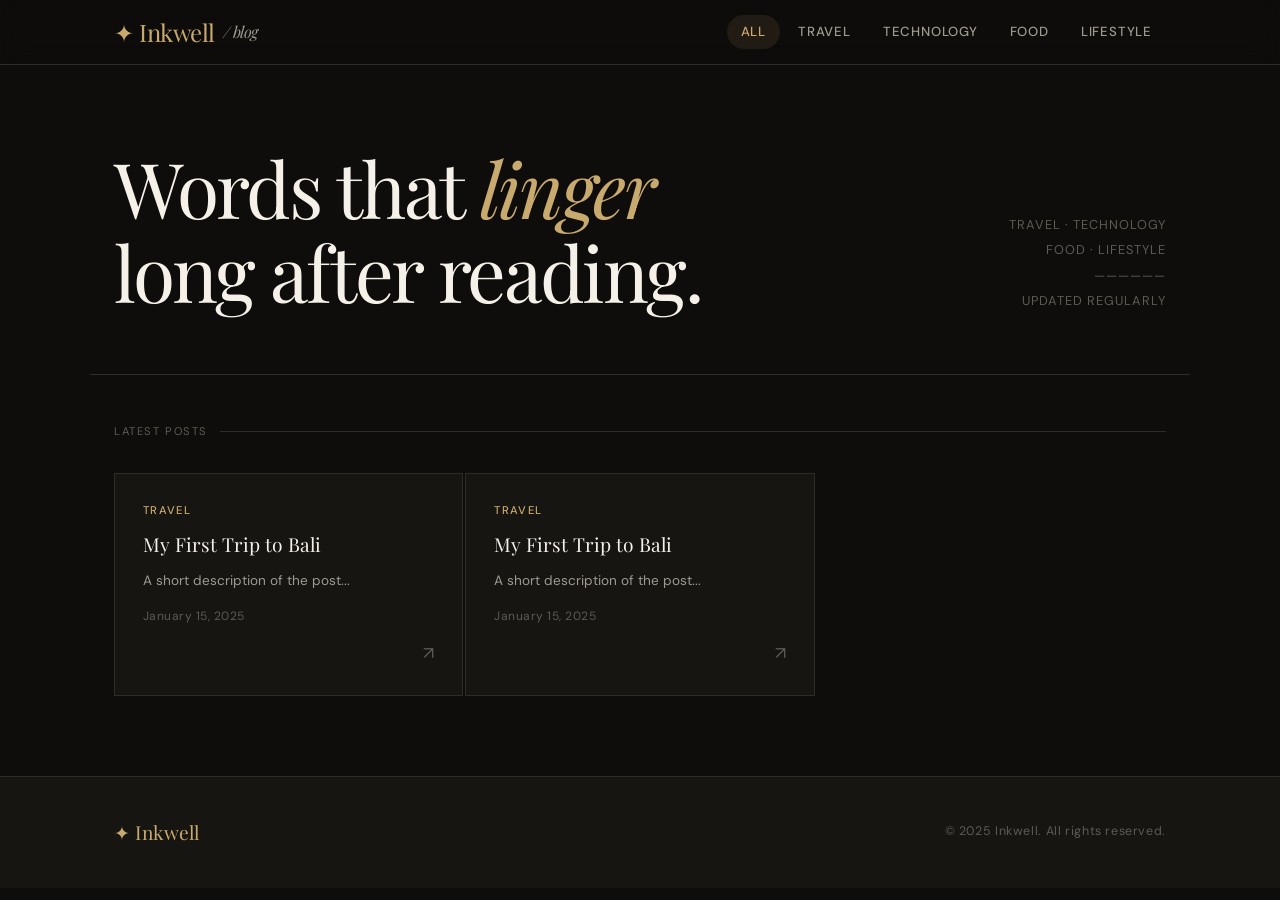
<file: index.html>
<!DOCTYPE html>
<html lang="en">
<head>
  <meta charset="UTF-8"/>
  <meta name="viewport" content="width=device-width, initial-scale=1.0"/>
  <title>Inkwell — Stories Worth Reading</title>
  <meta name="description" content="A personal blog covering travel, technology, food, and lifestyle."/>
  <link rel="stylesheet" href="css/style.css"/>
</head>
<body>

  <!-- HEADER -->
  <header>
    <div class="header-inner">
      <a href="index.html" class="logo">✦ Inkwell <span>/ blog</span></a>
      <nav id="main-nav"></nav>
      <button class="hamburger" id="hamburger" aria-label="Menu">
        <span></span><span></span><span></span>
      </button>
    </div>
    <nav class="mobile-nav" id="mobile-nav"></nav>
  </header>

  <!-- HERO -->
  <section class="hero">
    <h1 class="hero-title">
      Words that <em>linger</em><br>long after reading.
    </h1>
    <div class="hero-meta">
      Travel · Technology<br>
      Food · Lifestyle<br>
      ——————<br>
      Updated regularly
    </div>
  </section>

  <!-- POSTS -->
  <main>
    <p class="section-label">Latest posts</p>
    <div id="posts-grid">
      <!-- Populated by app.js -->
    </div>
  </main>

  <!-- FOOTER -->
  <footer>
    <div class="footer-inner">
      <span class="footer-logo">✦ Inkwell</span>
      <span class="footer-copy">© 2025 Inkwell. All rights reserved.</span>
    </div>
  </footer>

  <script src="js/app.js"></script>
</body>
</html>
</file>
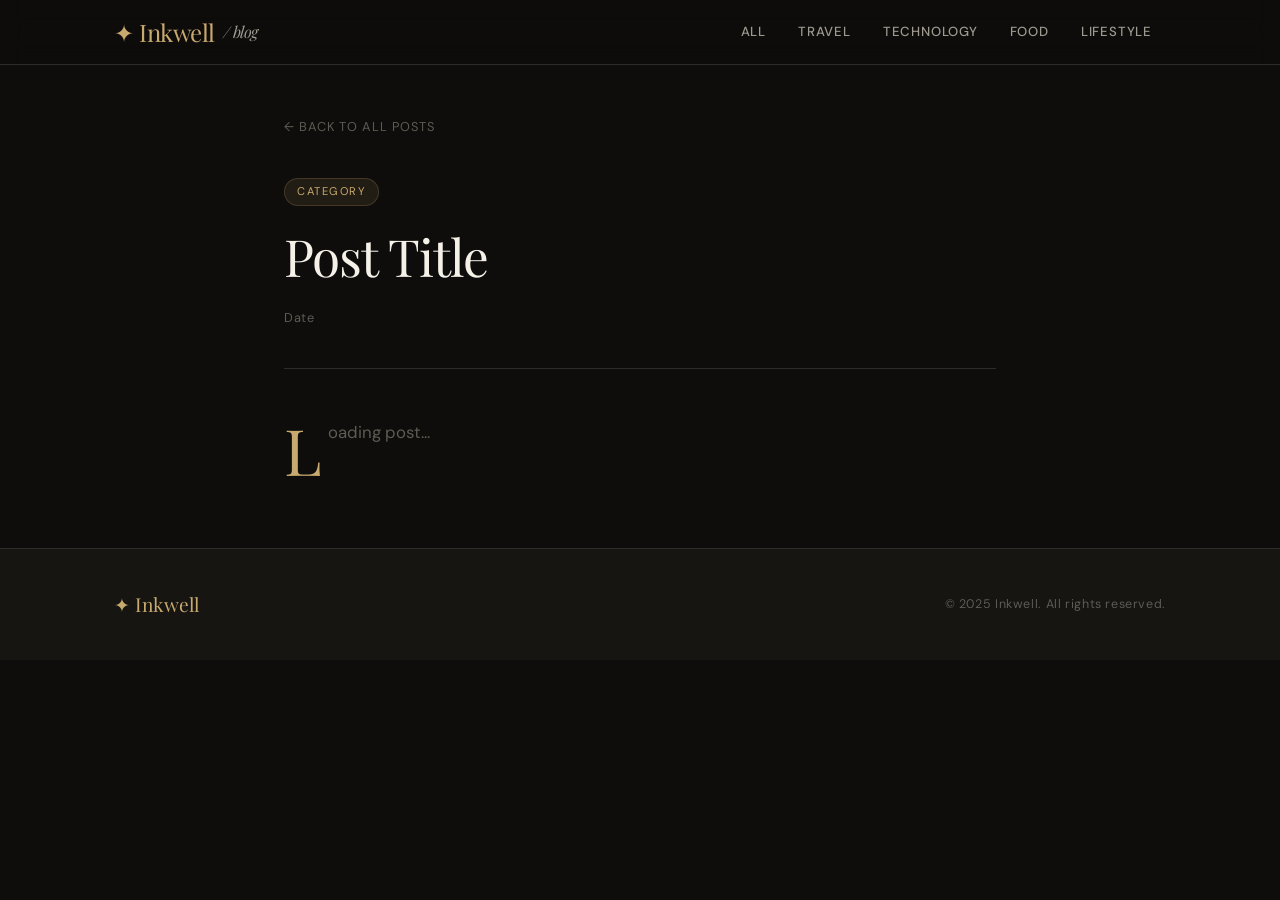
<file: blog.html>
<!DOCTYPE html>
<html lang="en">
<head>
  <meta charset="UTF-8"/>
  <meta name="viewport" content="width=device-width, initial-scale=1.0"/>
  <title>Post — Inkwell</title>
  <link rel="stylesheet" href="css/style.css"/>
</head>
<body>

  <!-- HEADER -->
  <header>
    <div class="header-inner">
      <a href="index.html" class="logo">✦ Inkwell <span>/ blog</span></a>
      <nav id="main-nav"></nav>
      <button class="hamburger" id="hamburger" aria-label="Menu">
        <span></span><span></span><span></span>
      </button>
    </div>
    <nav class="mobile-nav" id="mobile-nav"></nav>
  </header>

  <!-- BLOG POST -->
  <div class="blog-page">

    <a href="index.html" class="blog-back">← Back to all posts</a>

    <div class="blog-header">
      <a href="#" class="blog-category-tag" id="blog-category">Category</a>
      <h1 class="blog-page-title" id="blog-page-title">Post Title</h1>
      <div class="blog-meta">
        <span id="blog-date">Date</span>
      </div>
    </div>

    <!-- Blog content injected here -->
    <div class="blog" id="blog-content">
      <p style="color:var(--text3)">Loading post...</p>
    </div>

  </div>

  <!-- FOOTER -->
  <footer>
    <div class="footer-inner">
      <span class="footer-logo">✦ Inkwell</span>
      <span class="footer-copy">© 2025 Inkwell. All rights reserved.</span>
    </div>
  </footer>

  <script src="js/app.js"></script>
</body>
</html>
</file>
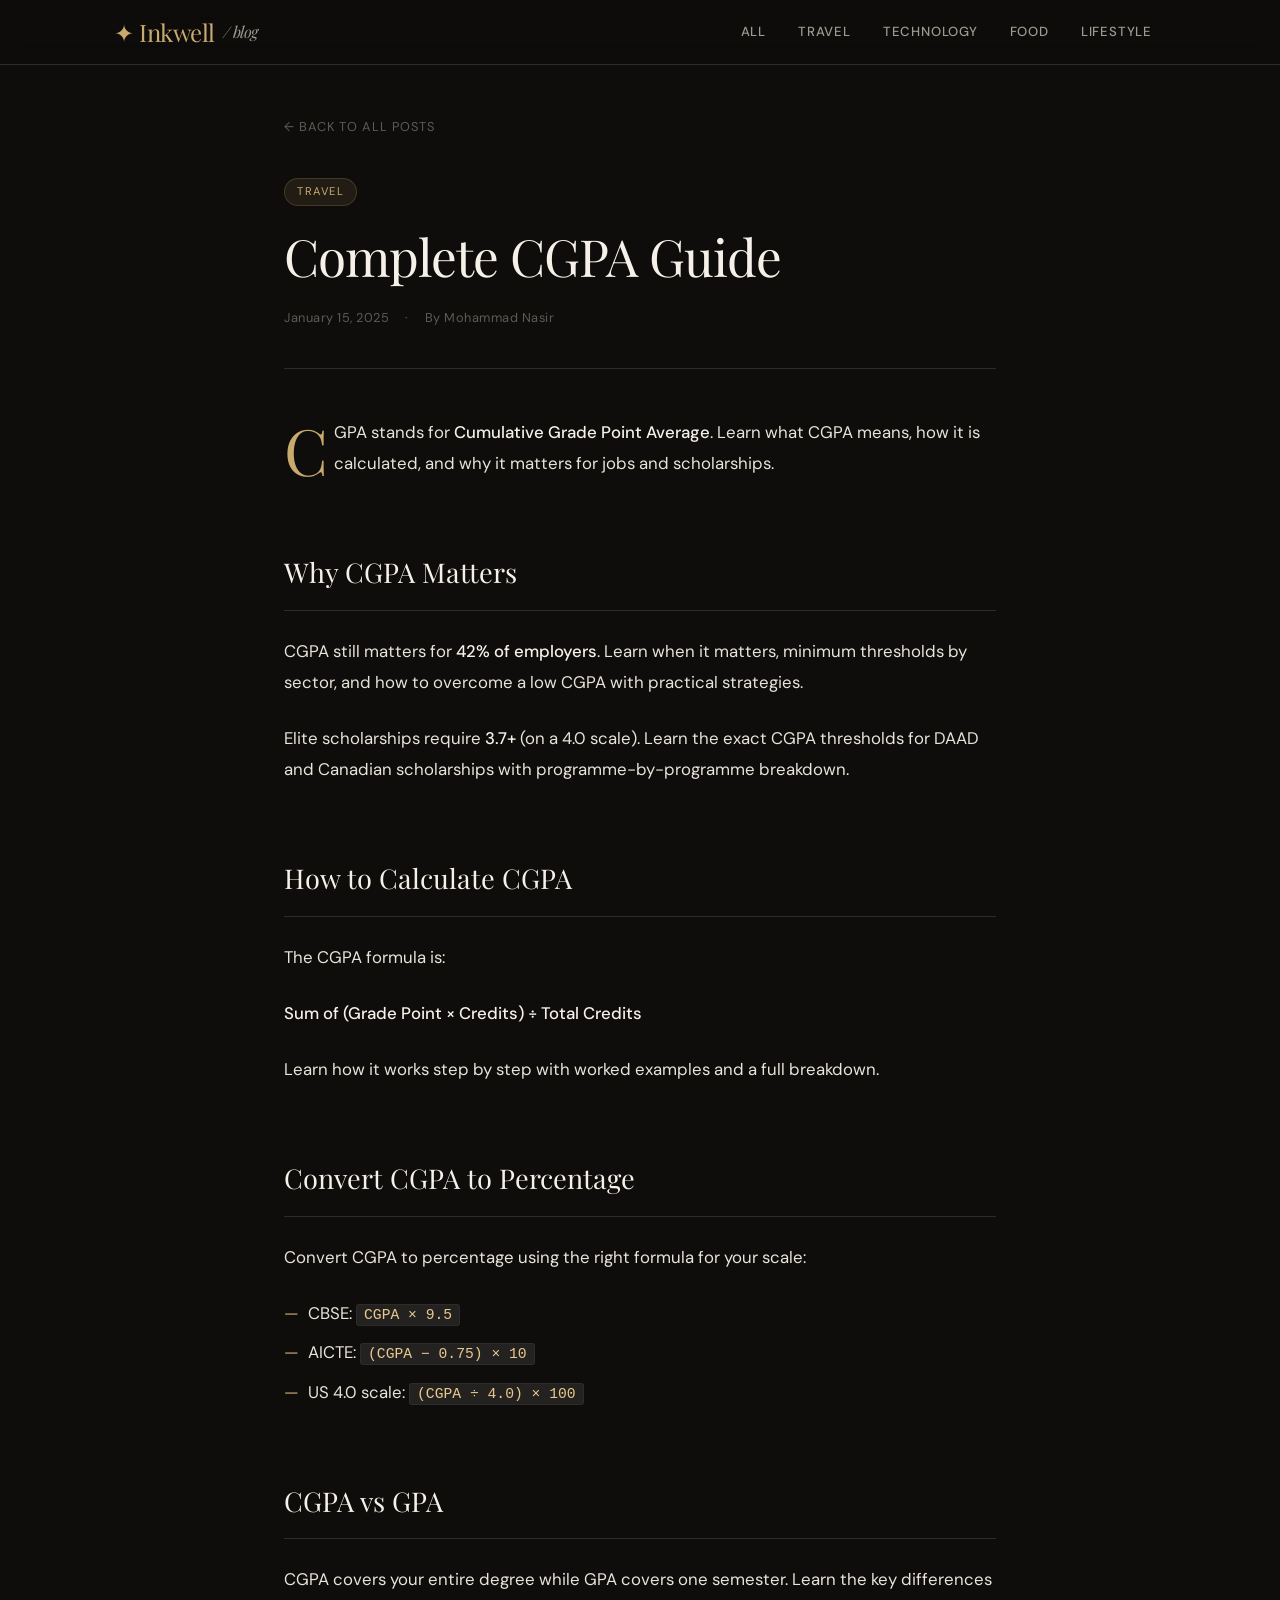
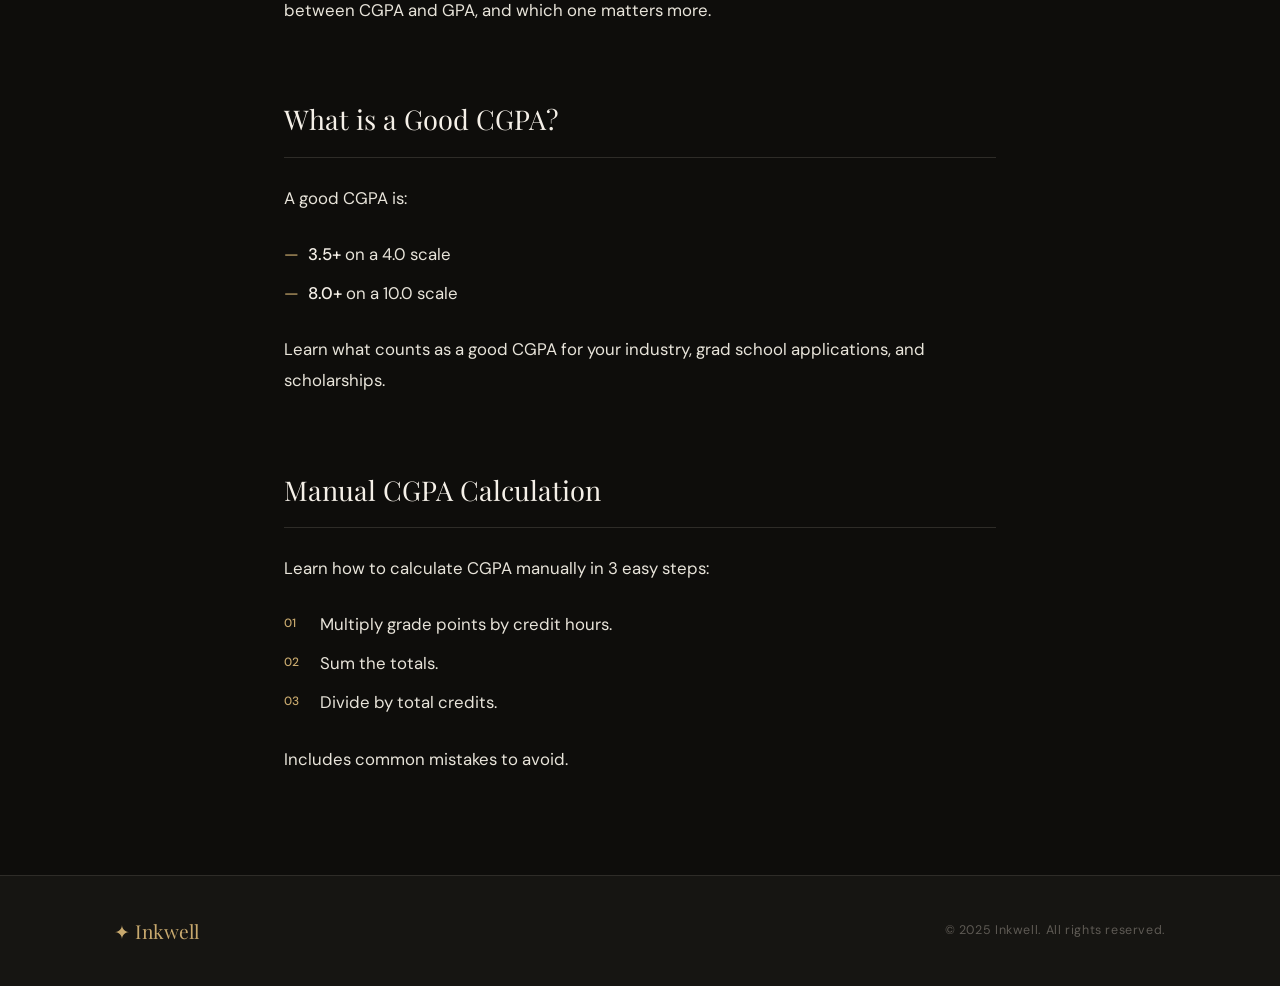
<file: blogs/travel/demo.html>
<!DOCTYPE html>
<html lang="en">
<head>
  <meta charset="UTF-8"/>
  <meta name="viewport" content="width=device-width, initial-scale=1.0"/>
  <title>Complete CGPA Guide — Inkwell</title>
  <link rel="stylesheet" href="../../css/style.css"/>
</head>
<body>

  <!-- HEADER -->
  <header>
    <div class="header-inner">
      <a href="../../index.html" class="logo">✦ Inkwell <span>/ blog</span></a>
      <nav id="main-nav"></nav>
      <button class="hamburger" id="hamburger" aria-label="Menu">
        <span></span><span></span><span></span>
      </button>
    </div>
    <nav class="mobile-nav" id="mobile-nav"></nav>
  </header>

  <!-- BLOG POST -->
  <div class="blog-page">

    <a href="../../index.html" class="blog-back">← Back to all posts</a>

    <div class="blog-header">
      <a href="../../index.html?category=travel" class="blog-category-tag">Travel</a>
      <h1 class="blog-page-title">Complete CGPA Guide</h1>
      <div class="blog-meta">
        <span>January 15, 2025</span>
        <span>By Mohammad Nasir</span>
      </div>
    </div>

    <div class="blog">

      <p>CGPA stands for <strong>Cumulative Grade Point Average</strong>. Learn what CGPA means, how it is calculated, and why it matters for jobs and scholarships.</p>

      <h2>Why CGPA Matters</h2>
      <p>CGPA still matters for <strong>42% of employers</strong>. Learn when it matters, minimum thresholds by sector, and how to overcome a low CGPA with practical strategies.</p>
      <p>Elite scholarships require <strong>3.7+</strong> (on a 4.0 scale). Learn the exact CGPA thresholds for DAAD and Canadian scholarships with programme-by-programme breakdown.</p>

      <h2>How to Calculate CGPA</h2>
      <p>The CGPA formula is:</p>
      <p><strong>Sum of (Grade Point × Credits) ÷ Total Credits</strong></p>
      <p>Learn how it works step by step with worked examples and a full breakdown.</p>

      <h2>Convert CGPA to Percentage</h2>
      <p>Convert CGPA to percentage using the right formula for your scale:</p>
      <ul>
        <li>CBSE: <code>CGPA × 9.5</code></li>
        <li>AICTE: <code>(CGPA − 0.75) × 10</code></li>
        <li>US 4.0 scale: <code>(CGPA ÷ 4.0) × 100</code></li>
      </ul>

      <h2>CGPA vs GPA</h2>
      <p>CGPA covers your entire degree while GPA covers one semester. Learn the key differences between CGPA and GPA, and which one matters more.</p>

      <h2>What is a Good CGPA?</h2>
      <p>A good CGPA is:</p>
      <ul>
        <li><strong>3.5+</strong> on a 4.0 scale</li>
        <li><strong>8.0+</strong> on a 10.0 scale</li>
      </ul>
      <p>Learn what counts as a good CGPA for your industry, grad school applications, and scholarships.</p>

      <h2>Manual CGPA Calculation</h2>
      <p>Learn how to calculate CGPA manually in 3 easy steps:</p>
      <ol>
        <li>Multiply grade points by credit hours.</li>
        <li>Sum the totals.</li>
        <li>Divide by total credits.</li>
      </ol>
      <p>Includes common mistakes to avoid.</p>

    </div>
  </div>

  <!-- FOOTER -->
  <footer>
    <div class="footer-inner">
      <span class="footer-logo">✦ Inkwell</span>
      <span class="footer-copy">© 2025 Inkwell. All rights reserved.</span>
    </div>
  </footer>

  <script src="../../js/app.js"></script>
</body>
</html>
</file>
<file: css/style.css>
@import url('https://fonts.googleapis.com/css2?family=Playfair+Display:ital,wght@0,400;0,700;1,400&family=DM+Sans:wght@300;400;500&display=swap');

:root {
  --bg: #0e0d0b;
  --bg2: #161512;
  --bg3: #1e1c19;
  --surface: #242220;
  --border: #2e2c28;
  --text: #e8e4da;
  --text2: #9e9a90;
  --text3: #5e5a54;
  --accent: #c8a96e;
  --accent2: #e8c98e;
  --white: #f5f0e8;
  --font-display: 'Playfair Display', Georgia, serif;
  --font-body: 'DM Sans', sans-serif;
  --radius: 4px;
  --max: 1100px;
}

*, *::before, *::after { box-sizing: border-box; margin: 0; padding: 0; }

html { scroll-behavior: smooth; }

body {
  background: var(--bg);
  color: var(--text);
  font-family: var(--font-body);
  font-size: 16px;
  line-height: 1.6;
  min-height: 100vh;
}

a { color: inherit; text-decoration: none; }
img { max-width: 100%; display: block; }

/* ─── HEADER ─── */
header {
  position: sticky;
  top: 0;
  z-index: 100;
  background: rgba(14,13,11,0.92);
  backdrop-filter: blur(12px);
  border-bottom: 1px solid var(--border);
}

.header-inner {
  max-width: var(--max);
  margin: 0 auto;
  padding: 0 24px;
  height: 64px;
  display: flex;
  align-items: center;
  justify-content: space-between;
}

.logo {
  font-family: var(--font-display);
  font-size: 1.5rem;
  color: var(--accent);
  letter-spacing: -0.02em;
  display: flex;
  align-items: center;
  gap: 8px;
}
.logo span { color: var(--text2); font-size: 1rem; font-style: italic; }

nav { display: flex; align-items: center; gap: 4px; }

nav a {
  font-size: 0.825rem;
  font-weight: 500;
  letter-spacing: 0.06em;
  text-transform: uppercase;
  color: var(--text2);
  padding: 6px 14px;
  border-radius: 20px;
  transition: all 0.2s;
}
nav a:hover, nav a.active {
  color: var(--accent);
  background: rgba(200,169,110,0.1);
}

.hamburger {
  display: none;
  background: none;
  border: none;
  cursor: pointer;
  padding: 8px;
  flex-direction: column;
  gap: 5px;
}
.hamburger span {
  display: block;
  width: 22px;
  height: 1.5px;
  background: var(--text);
  transition: all 0.3s;
}
.hamburger.open span:nth-child(1) { transform: translateY(6.5px) rotate(45deg); }
.hamburger.open span:nth-child(2) { opacity: 0; }
.hamburger.open span:nth-child(3) { transform: translateY(-6.5px) rotate(-45deg); }

.mobile-nav {
  display: none;
  flex-direction: column;
  padding: 12px 24px 20px;
  border-top: 1px solid var(--border);
  background: var(--bg);
}
.mobile-nav a {
  padding: 10px 0;
  font-size: 0.875rem;
  font-weight: 500;
  letter-spacing: 0.05em;
  text-transform: uppercase;
  color: var(--text2);
  border-bottom: 1px solid var(--border);
}
.mobile-nav a:last-child { border-bottom: none; }
.mobile-nav a.active, .mobile-nav a:hover { color: var(--accent); }
.mobile-nav.open { display: flex; }

/* ─── HERO ─── */
.hero {
  max-width: var(--max);
  margin: 0 auto;
  padding: 80px 24px 60px;
  display: flex;
  align-items: flex-end;
  justify-content: space-between;
  border-bottom: 1px solid var(--border);
  gap: 32px;
}

.hero-title {
  font-family: var(--font-display);
  font-size: clamp(2.8rem, 6vw, 5rem);
  font-weight: 400;
  line-height: 1.1;
  letter-spacing: -0.03em;
  color: var(--white);
  flex: 1;
}
.hero-title em {
  color: var(--accent);
  font-style: italic;
}

.hero-meta {
  text-align: right;
  color: var(--text3);
  font-size: 0.8rem;
  letter-spacing: 0.08em;
  text-transform: uppercase;
  line-height: 2;
}

/* ─── MAIN LAYOUT ─── */
main {
  max-width: var(--max);
  margin: 0 auto;
  padding: 48px 24px 80px;
}

.section-label {
  font-size: 0.7rem;
  letter-spacing: 0.14em;
  text-transform: uppercase;
  color: var(--text3);
  margin-bottom: 32px;
  display: flex;
  align-items: center;
  gap: 12px;
}
.section-label::after {
  content: '';
  flex: 1;
  height: 1px;
  background: var(--border);
}

/* ─── BLOG GRID ─── */
#posts-grid {
  display: grid;
  grid-template-columns: repeat(3, 1fr);
  gap: 2px;
}

.card {
  background: var(--bg2);
  border: 1px solid var(--border);
  padding: 28px;
  cursor: pointer;
  transition: all 0.25s;
  display: flex;
  flex-direction: column;
  gap: 12px;
  position: relative;
  overflow: hidden;
}
.card::before {
  content: '';
  position: absolute;
  bottom: 0; left: 0;
  width: 100%; height: 2px;
  background: var(--accent);
  transform: scaleX(0);
  transform-origin: left;
  transition: transform 0.3s;
}
.card:hover { background: var(--bg3); }
.card:hover::before { transform: scaleX(1); }

.card-category {
  font-size: 0.7rem;
  letter-spacing: 0.12em;
  text-transform: uppercase;
  color: var(--accent);
  font-weight: 500;
}

.card-title {
  font-family: var(--font-display);
  font-size: 1.2rem;
  font-weight: 400;
  line-height: 1.35;
  color: var(--white);
  transition: color 0.2s;
}
.card:hover .card-title { color: var(--accent2); }

.card-excerpt {
  font-size: 0.85rem;
  color: var(--text2);
  line-height: 1.6;
  flex: 1;
  display: -webkit-box;
  -webkit-line-clamp: 3;
  -webkit-box-orient: vertical;
  overflow: hidden;
}

.card-date {
  font-size: 0.75rem;
  color: var(--text3);
  letter-spacing: 0.04em;
  margin-top: 4px;
}

.card-arrow {
  align-self: flex-end;
  color: var(--text3);
  font-size: 1.1rem;
  transition: all 0.2s;
}
.card:hover .card-arrow {
  color: var(--accent);
  transform: translate(3px, -3px);
}

/* Empty state */
.empty-state {
  grid-column: 1/-1;
  text-align: center;
  padding: 80px 24px;
  color: var(--text3);
}
.empty-state h3 {
  font-family: var(--font-display);
  font-size: 1.5rem;
  color: var(--text2);
  margin-bottom: 8px;
}

/* ─── FOOTER ─── */
footer {
  border-top: 1px solid var(--border);
  background: var(--bg2);
}
.footer-inner {
  max-width: var(--max);
  margin: 0 auto;
  padding: 40px 24px;
  display: flex;
  align-items: center;
  justify-content: space-between;
  gap: 20px;
}
.footer-logo {
  font-family: var(--font-display);
  font-size: 1.2rem;
  color: var(--accent);
}
.footer-copy {
  font-size: 0.78rem;
  color: var(--text3);
  letter-spacing: 0.05em;
}

/* ─────────────────────────────────────────────
   .blog — THE UNIVERSAL BLOG POST CLASS
   paste any HTML inside <div class="blog">
   everything below auto-styles itself
────────────────────────────────────────────── */

/* Blog Page Wrapper */
.blog-page {
  max-width: 760px;
  margin: 0 auto;
  padding: 48px 24px 100px;
}

.blog-back {
  display: inline-flex;
  align-items: center;
  gap: 8px;
  font-size: 0.8rem;
  letter-spacing: 0.08em;
  text-transform: uppercase;
  color: var(--text3);
  margin-bottom: 40px;
  transition: color 0.2s;
}
.blog-back:hover { color: var(--accent); }

.blog-header {
  margin-bottom: 48px;
  padding-bottom: 40px;
  border-bottom: 1px solid var(--border);
}

.blog-category-tag {
  display: inline-block;
  font-size: 0.7rem;
  letter-spacing: 0.14em;
  text-transform: uppercase;
  color: var(--accent);
  background: rgba(200,169,110,0.1);
  border: 1px solid rgba(200,169,110,0.2);
  padding: 4px 12px;
  border-radius: 20px;
  margin-bottom: 20px;
}

.blog-page-title {
  font-family: var(--font-display);
  font-size: clamp(2rem, 5vw, 3.2rem);
  font-weight: 400;
  line-height: 1.2;
  letter-spacing: -0.02em;
  color: var(--white);
  margin-bottom: 20px;
}

.blog-meta {
  display: flex;
  align-items: center;
  gap: 16px;
  font-size: 0.8rem;
  color: var(--text3);
  letter-spacing: 0.04em;
}
.blog-meta span::before { content: '·'; margin-right: 16px; }
.blog-meta span:first-child::before { content: ''; margin: 0; }

/* ── THE .blog CLASS ─────────────────────────
   Drop any blog content inside here.
   All elements are styled automatically.
──────────────────────────────────────────── */
.blog {
  font-family: var(--font-body);
  font-size: 1.05rem;
  line-height: 1.85;
  color: var(--text);
}

.blog > * + * { margin-top: 1.5em; }

/* Headings */
.blog h1 {
  font-family: var(--font-display);
  font-size: clamp(2rem, 5vw, 3rem);
  font-weight: 400;
  line-height: 1.2;
  letter-spacing: -0.02em;
  color: var(--white);
  margin-top: 2em;
  margin-bottom: 0.5em;
}
.blog h1:first-child { margin-top: 0; }

.blog h2 {
  font-family: var(--font-display);
  font-size: 1.7rem;
  font-weight: 400;
  color: var(--white);
  margin-top: 2.5em;
  margin-bottom: 0.5em;
  padding-bottom: 12px;
  border-bottom: 1px solid var(--border);
}

.blog h3 {
  font-family: var(--font-display);
  font-size: 1.3rem;
  font-weight: 700;
  color: var(--accent2);
  margin-top: 2em;
  margin-bottom: 0.4em;
  font-style: italic;
}

.blog h4 {
  font-size: 0.8rem;
  font-weight: 500;
  letter-spacing: 0.1em;
  text-transform: uppercase;
  color: var(--accent);
  margin-top: 1.8em;
  margin-bottom: 0.4em;
}

.blog h5, .blog h6 {
  font-size: 0.95rem;
  font-weight: 500;
  color: var(--text2);
  margin-top: 1.5em;
  margin-bottom: 0.3em;
}

/* Paragraphs */
.blog p { color: var(--text); }

.blog p:first-of-type::first-letter {
  font-family: var(--font-display);
  font-size: 4rem;
  font-weight: 400;
  line-height: 0.8;
  float: left;
  margin: 0.1em 0.1em 0 0;
  color: var(--accent);
}

/* Links */
.blog a {
  color: var(--accent2);
  border-bottom: 1px solid rgba(200,169,110,0.3);
  transition: border-color 0.2s, color 0.2s;
}
.blog a:hover {
  color: var(--accent);
  border-color: var(--accent);
}

/* Strong & Em */
.blog strong { color: var(--white); font-weight: 500; }
.blog em { color: var(--text2); font-style: italic; }

/* Images */
.blog img {
  width: 100%;
  border-radius: var(--radius);
  margin: 2em 0;
  border: 1px solid var(--border);
  display: block;
}
.blog figure {
  margin: 2.5em 0;
}
.blog figcaption {
  text-align: center;
  font-size: 0.8rem;
  color: var(--text3);
  margin-top: 10px;
  letter-spacing: 0.04em;
  font-style: italic;
}

/* Blockquote */
.blog blockquote {
  border-left: 3px solid var(--accent);
  padding: 20px 28px;
  margin: 2em 0;
  background: var(--bg3);
  border-radius: 0 var(--radius) var(--radius) 0;
}
.blog blockquote p {
  font-family: var(--font-display);
  font-size: 1.2rem;
  font-style: italic;
  color: var(--white);
  line-height: 1.6;
}
.blog blockquote p::first-letter { all: unset; }
.blog blockquote cite {
  display: block;
  margin-top: 10px;
  font-size: 0.8rem;
  color: var(--text3);
  letter-spacing: 0.08em;
  text-transform: uppercase;
  font-style: normal;
}

/* Lists */
.blog ul, .blog ol {
  padding-left: 0;
  list-style: none;
  display: flex;
  flex-direction: column;
  gap: 8px;
}

.blog ul li {
  padding-left: 24px;
  position: relative;
  color: var(--text);
}
.blog ul li::before {
  content: '—';
  position: absolute;
  left: 0;
  color: var(--accent);
  font-weight: 400;
}

.blog ol { counter-reset: list; }
.blog ol li {
  padding-left: 36px;
  position: relative;
  counter-increment: list;
}
.blog ol li::before {
  content: counter(list, decimal-leading-zero);
  position: absolute;
  left: 0;
  font-size: 0.75rem;
  font-weight: 500;
  color: var(--accent);
  top: 3px;
  letter-spacing: 0.04em;
}

.blog ul ul, .blog ol ol, .blog ul ol, .blog ol ul {
  margin-top: 8px;
  padding-left: 16px;
}

/* Nested list markers */
.blog ul ul li::before { content: '·'; color: var(--text3); }

/* Code */
.blog code {
  font-family: 'Courier New', monospace;
  font-size: 0.875em;
  background: var(--surface);
  color: var(--accent2);
  padding: 2px 7px;
  border-radius: 3px;
  border: 1px solid var(--border);
}

.blog pre {
  background: var(--bg3);
  border: 1px solid var(--border);
  border-radius: var(--radius);
  padding: 24px;
  overflow-x: auto;
  margin: 2em 0;
}
.blog pre code {
  background: none;
  border: none;
  padding: 0;
  font-size: 0.875rem;
  color: var(--text);
  line-height: 1.7;
}

/* Tables */
.blog table {
  width: 100%;
  border-collapse: collapse;
  margin: 2em 0;
  font-size: 0.9rem;
}
.blog thead tr {
  border-bottom: 2px solid var(--accent);
}
.blog th {
  text-align: left;
  padding: 12px 16px;
  font-size: 0.7rem;
  letter-spacing: 0.1em;
  text-transform: uppercase;
  color: var(--accent);
  font-weight: 500;
  background: var(--bg3);
}
.blog td {
  padding: 12px 16px;
  border-bottom: 1px solid var(--border);
  color: var(--text2);
  vertical-align: top;
}
.blog tbody tr:hover td { background: var(--bg3); color: var(--text); }

/* Horizontal Rule */
.blog hr {
  border: none;
  height: 1px;
  background: var(--border);
  margin: 3em 0;
  position: relative;
}
.blog hr::after {
  content: '◆';
  position: absolute;
  left: 50%;
  top: 50%;
  transform: translate(-50%, -50%);
  background: var(--bg);
  padding: 0 12px;
  color: var(--text3);
  font-size: 0.7rem;
}

/* Mark / Highlight */
.blog mark {
  background: rgba(200,169,110,0.2);
  color: var(--accent2);
  padding: 1px 4px;
  border-radius: 2px;
}

/* Keyboard */
.blog kbd {
  font-family: 'Courier New', monospace;
  font-size: 0.8em;
  background: var(--surface);
  border: 1px solid var(--border);
  border-bottom-width: 2px;
  padding: 2px 6px;
  border-radius: 3px;
  color: var(--text);
}

/* Details / Summary */
.blog details {
  border: 1px solid var(--border);
  border-radius: var(--radius);
  padding: 0;
  margin: 1.5em 0;
  overflow: hidden;
}
.blog summary {
  padding: 14px 20px;
  cursor: pointer;
  font-weight: 500;
  color: var(--white);
  background: var(--bg3);
  list-style: none;
  display: flex;
  justify-content: space-between;
  align-items: center;
  user-select: none;
}
.blog summary::after {
  content: '+';
  color: var(--accent);
  font-size: 1.2rem;
  transition: transform 0.2s;
}
.blog details[open] summary::after { transform: rotate(45deg); }
.blog details > *:not(summary) { padding: 20px; }

/* ─── RESPONSIVE ─── */
@media (max-width: 900px) {
  #posts-grid { grid-template-columns: repeat(2, 1fr); }
  .hero { flex-direction: column; align-items: flex-start; }
  .hero-meta { text-align: left; }
}

@media (max-width: 640px) {
  #posts-grid { grid-template-columns: 1fr; }
  nav { display: none; }
  .hamburger { display: flex; }
  .hero { padding: 40px 24px 40px; }
  .hero-title { font-size: 2.2rem; }
  .blog-page { padding: 32px 18px 60px; }
  .footer-inner { flex-direction: column; text-align: center; }
  .blog p:first-of-type::first-letter { font-size: 3rem; }
  .blog table { display: block; overflow-x: auto; }
}
</file>
